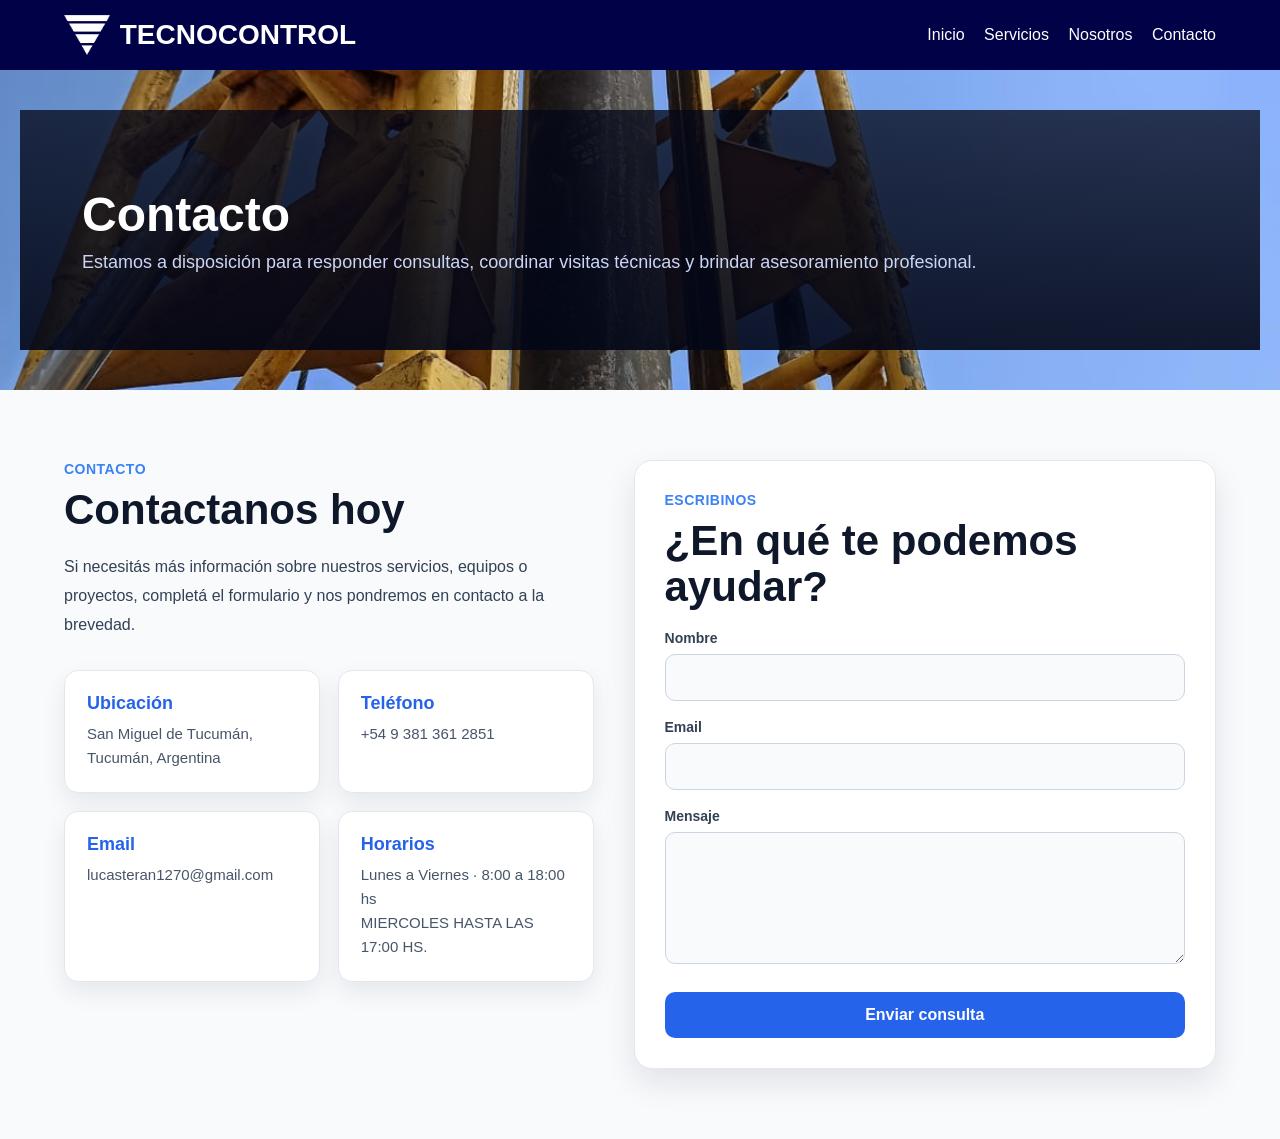
<file: WEB PRUEBA NUMERO 1/contacto.html>
<!DOCTYPE html>
<html lang="es">
<head>
    <meta charset="UTF-8">
    <title>Contacto | TECNOCONTROL</title>
    <meta name="viewport" content="width=device-width, initial-scale=1.0">
    <link rel="stylesheet" href="css/estilos.css">
</head>

<body>

<header>
    <div class="contenedor">
        <div class="logo">
    <img src="img/logo tecno blanco.png" alt="Tecnocontrol">
    <span>TECNOCONTROL</span>
</div>

        <nav>
            <a href="index.html">Inicio</a>
            <a href="servicios.html">Servicios</a>
            <a href="nosotros.html">Nosotros</a>
            <a href="contacto.html">Contacto</a>
        </nav>
    </div>
</header>

<!-- PORTADA -->
<section class="hero-interno hero-contacto">
    <div class="overlay-interno">
        <div class="contenedor">
            <h2>Contacto</h2>
            <p>Estamos a disposición para responder consultas, coordinar visitas 
                técnicas y brindar asesoramiento profesional.</p>
        </div>
    </div>
</section>

<!-- CONTENIDO CONTACTO -->
<section class="contacto-seccion">
    <div class="contenedor contacto-grid">

        <!-- COLUMNA IZQUIERDA -->
        <div class="contacto-info">
            <span class="contacto-etiqueta">Contacto</span>
            <h3>Contactanos hoy</h3>
            <p>
                Si necesitás más información sobre nuestros servicios, equipos o proyectos,
                completá el formulario y nos pondremos en contacto a la brevedad.
            </p>

            <div class="contacto-cards">
                <div class="contacto-card">
                    <h4>Ubicación</h4>
                    <p>San Miguel de Tucumán, Tucumán, Argentina</p>
                </div>

                <div class="contacto-card">
                    <h4>Teléfono</h4>
                    <p>+54 9 381 361 2851</p>
                </div>

                <div class="contacto-card">
                    <h4>Email</h4>
                    <p>lucasteran1270@gmail.com</p>
                </div>

                <div class="contacto-card">
                    <h4>Horarios</h4>
                    <p>Lunes a Viernes · 8:00 a 18:00 hs</p>
                    <p>MIERCOLES HASTA LAS 17:00 HS.
                </div>
            </div>
        </div>

        <!-- COLUMNA DERECHA -->
        <div class="contacto-formulario-box">
            <span class="contacto-etiqueta">Escribinos</span>
            <h3>¿En qué te podemos ayudar?</h3>

            <form name="contacto" method="POST" data-netlify="true" action="/gracias.html" class="formulario-contacto">
                <input type="hidden" name="form-name" value="contacto">

                <div class="campo-formulario">
                    <label for="nombre">Nombre</label>
                    <input type="text" id="nombre" name="nombre" required>
                </div>

                <div class="campo-formulario">
                    <label for="email">Email</label>
                    <input type="email" id="email" name="email" required>
                </div>

                <div class="campo-formulario">
                    <label for="mensaje">Mensaje</label>
                    <textarea id="mensaje" name="mensaje" rows="6" required></textarea>
                </div>

                <button type="submit" class="btn btn-formulario">Enviar consulta</button>
            </form>
        </div>

    </div>
</section>

</body>
</html>
</file>
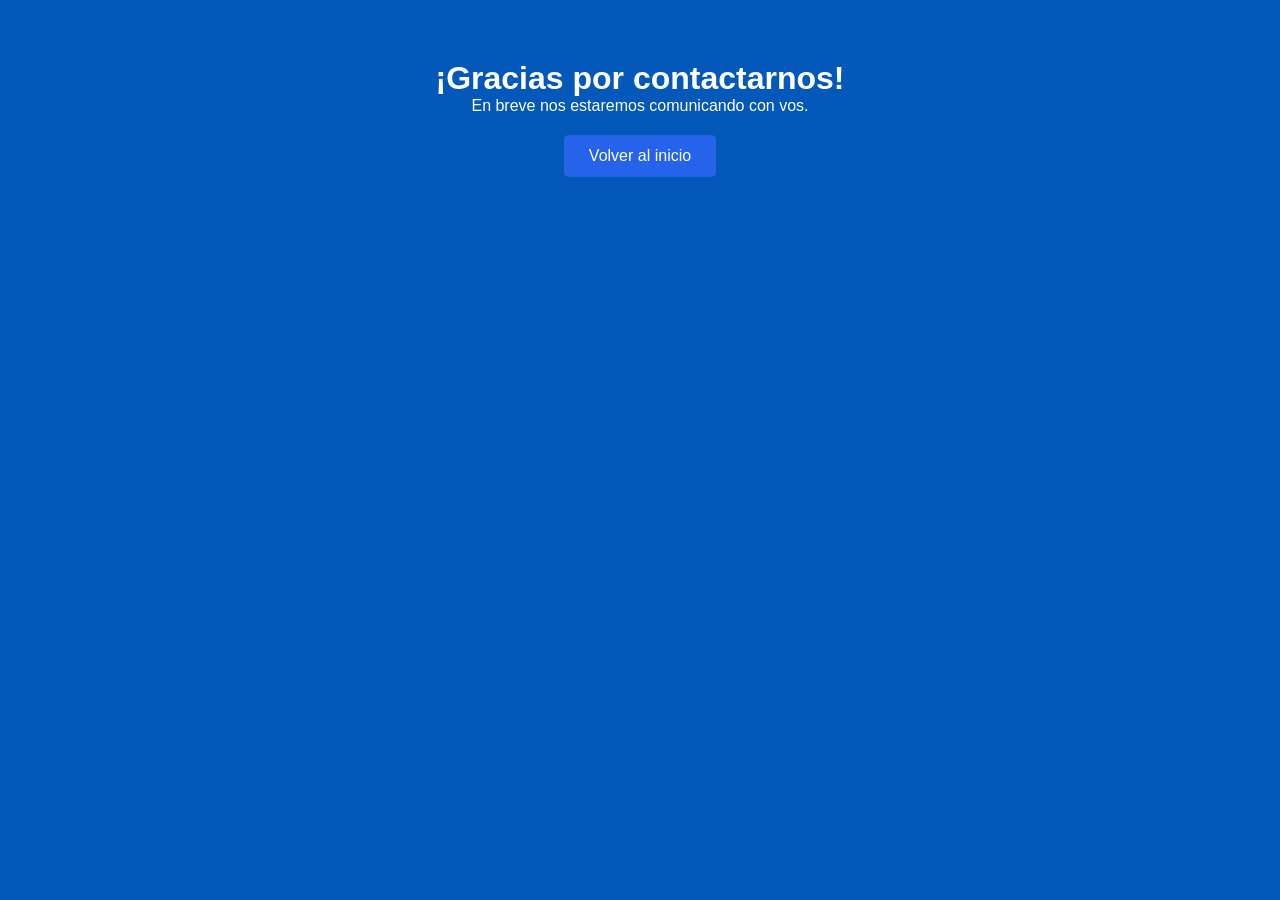
<file: WEB PRUEBA NUMERO 1/gracias.html>
<!DOCTYPE html>
<html lang="es">
<head>
    <meta charset="UTF-8">
    <title>Gracias | Tecnocontrol</title>

    <meta name="viewport" content="width=device-width, initial-scale=1.0">
    <link rel="stylesheet" href="css/estilos.css">
</head>

<body style="text-align:center; padding:60px;">

    <h1>¡Gracias por contactarnos!</h1>
    <p>En breve nos estaremos comunicando con vos.</p>

    <a href="index.html" class="btn">Volver al inicio</a>

</body>
</html>
</file>
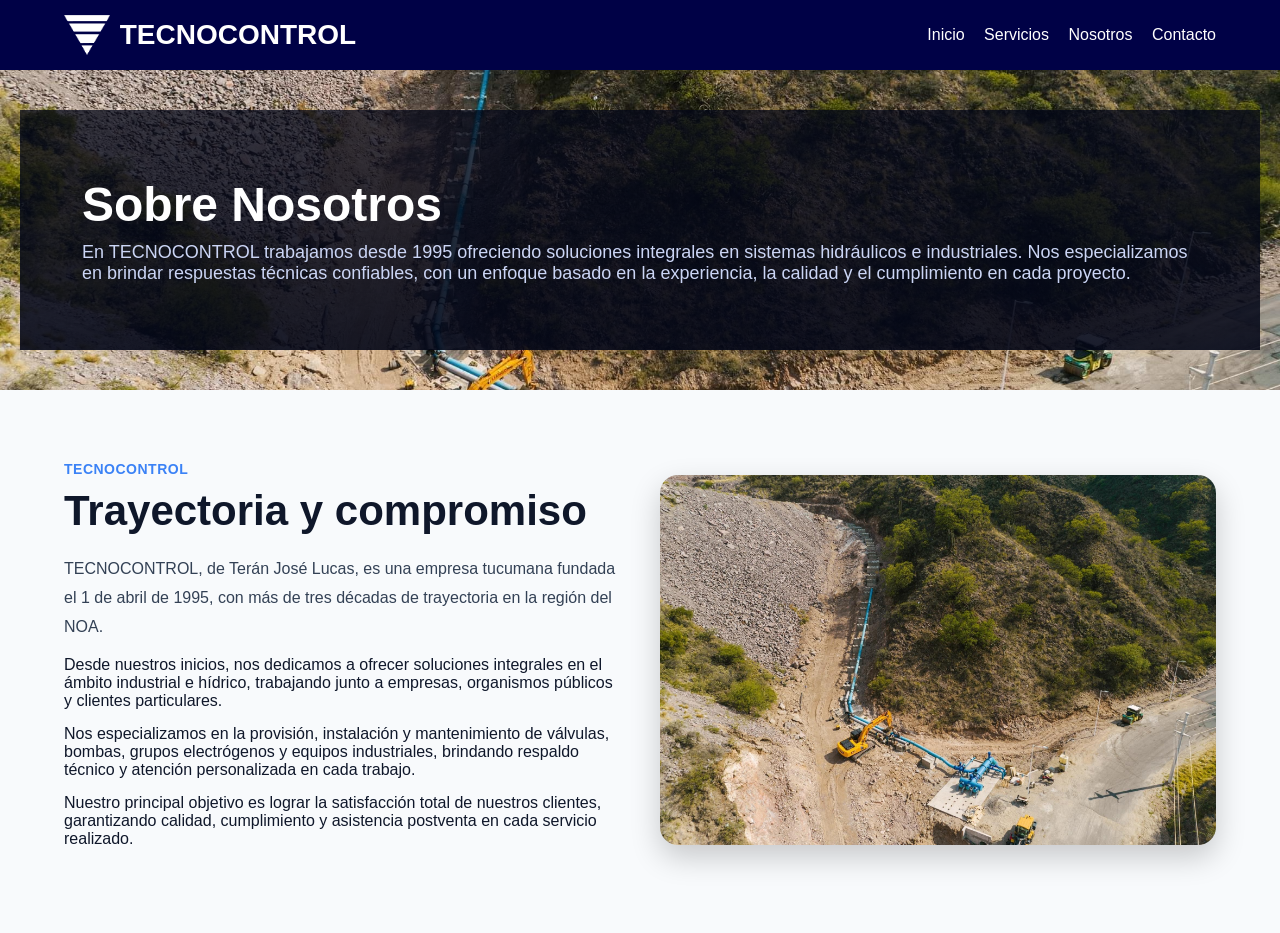
<file: WEB PRUEBA NUMERO 1/nosotros.html>
<!DOCTYPE html>
<html lang="es">
<head>
    <meta charset="UTF-8">
    <title>Nosotros | Tecnocontrol</title>
    <meta name="viewport" content="width=device-width, initial-scale=1.0">
    <link rel="stylesheet" href="css/estilos.css">
</head>

<body>

<header>
    <div class="contenedor">
        <div class="logo">
    <img src="img/logo tecno blanco.png" alt="Tecnocontrol">
    <span>TECNOCONTROL</span>
</div>

        <nav>
            <a href="index.html">Inicio</a>
            <a href="servicios.html">Servicios</a>
            <a href="nosotros.html">Nosotros</a>
            <a href="contacto.html">Contacto</a>
        </nav>
    </div>
</header>

<!-- PORTADA -->
<section class="hero-interno hero-nosotros">
    <div class="overlay-interno">
        <div class="contenedor">
            <h2>Sobre Nosotros</h2>
            <p>En TECNOCONTROL trabajamos desde 1995 ofreciendo soluciones integrales en sistemas hidráulicos e industriales.
Nos especializamos en brindar respuestas técnicas confiables, con un enfoque basado en la experiencia, la calidad y el cumplimiento en cada proyecto.</p>
        </div>
    </div>
</section>

<!-- CONTENIDO -->
<section class="nosotros-seccion">
    <div class="contenedor nosotros-grid">

        <!-- TEXTO -->
        <div class="nosotros-texto">
            <span class="contacto-etiqueta">Tecnocontrol</span>

            <h3>Trayectoria y compromiso</h3>

            <p>
                TECNOCONTROL, de Terán José Lucas, es una empresa tucumana fundada el 1 de abril de 1995, con más de tres décadas de trayectoria en la región del NOA.
<p></p>
Desde nuestros inicios, nos dedicamos a ofrecer soluciones integrales en el ámbito industrial e hídrico, trabajando junto a empresas, organismos públicos y clientes particulares.
<p></p>
Nos especializamos en la provisión, instalación y mantenimiento de válvulas, bombas, grupos electrógenos y equipos industriales, brindando respaldo técnico y atención personalizada en cada trabajo.
<p></p>
Nuestro principal objetivo es lograr la satisfacción total de nuestros clientes, garantizando calidad, cumplimiento y asistencia postventa en cada servicio realizado.
    
            </p>
        </div>

        <!-- IMAGEN -->
        <div class="nosotros-imagen">
            <img src="img/obra1.jpg.jpeg" alt="Tecnocontrol">
        </div>

    </div>
</section>

</body>
</html>
</file>
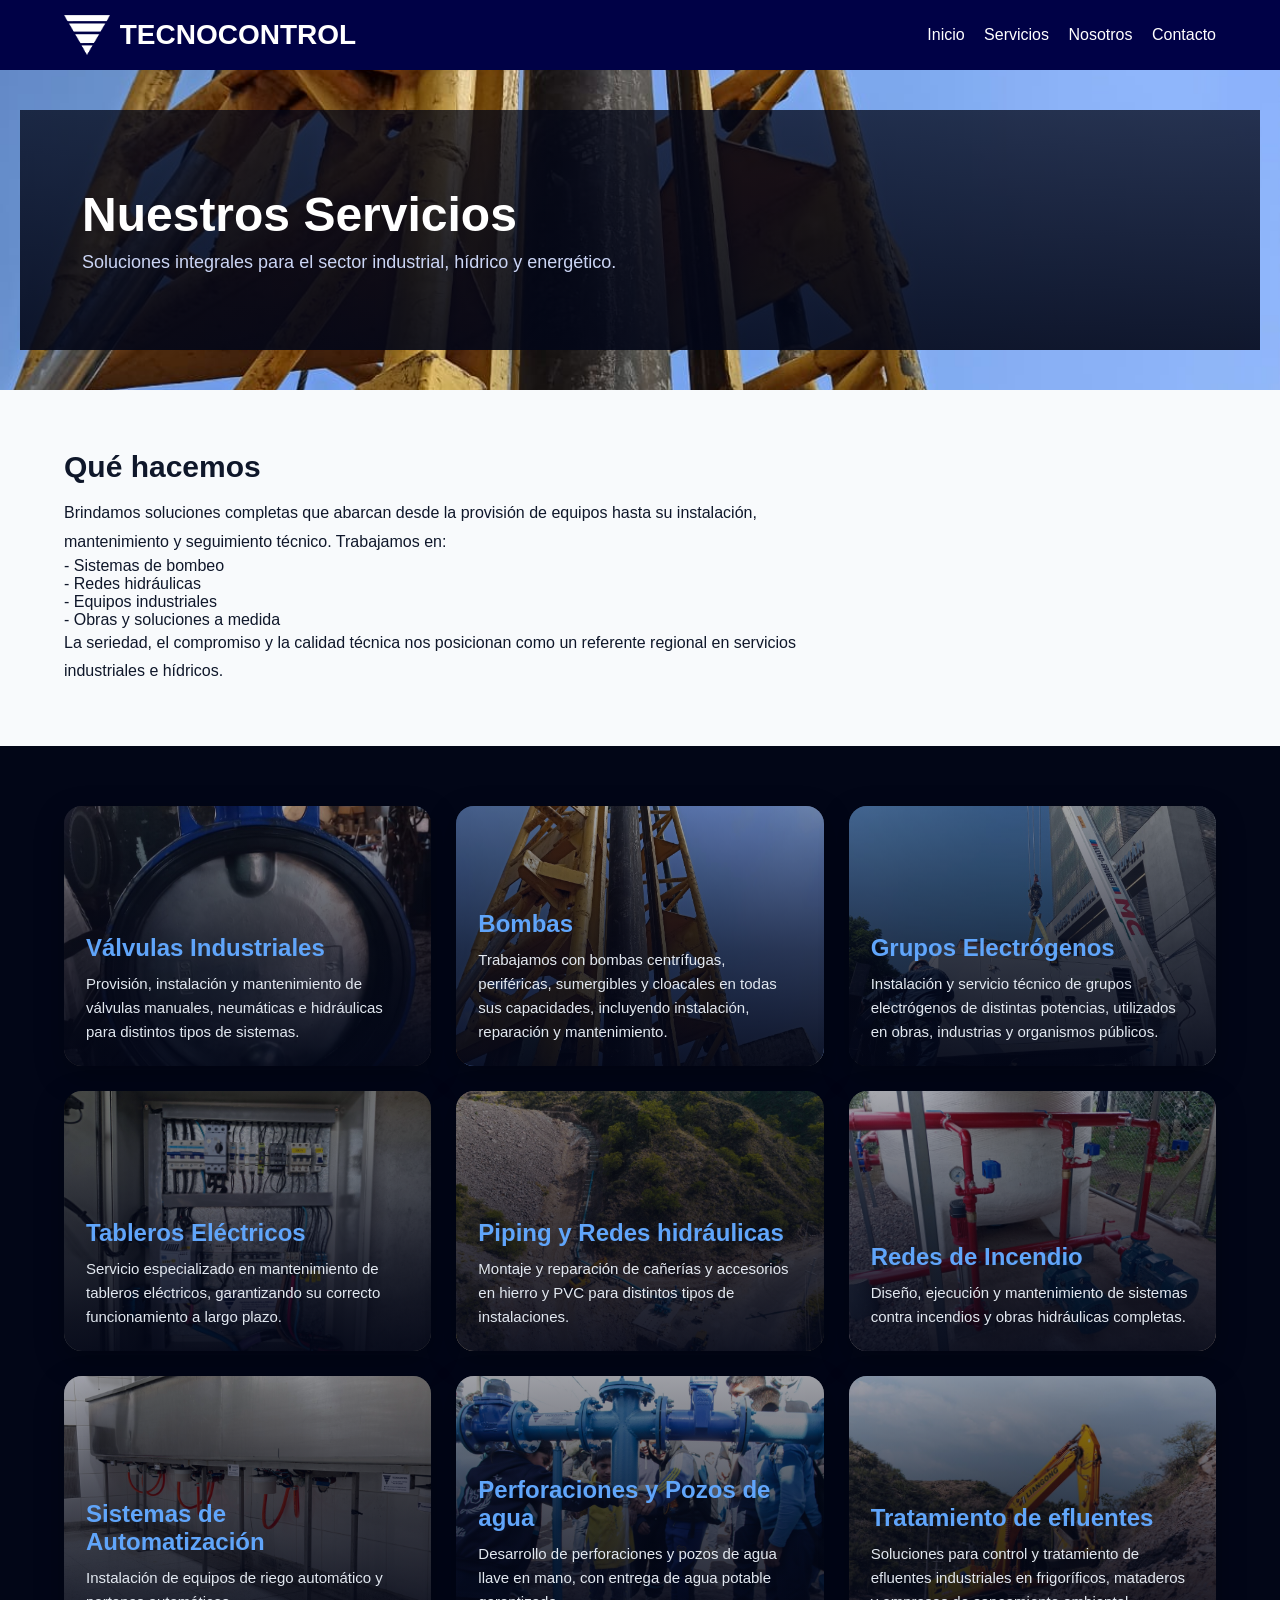
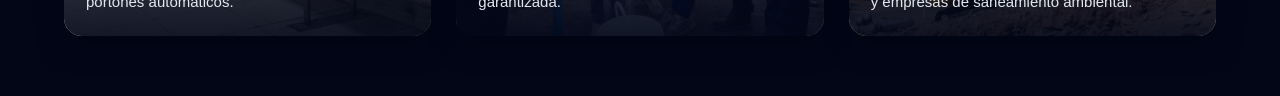
<file: WEB PRUEBA NUMERO 1/servicios.html>
<!DOCTYPE html>
<html lang="es">
<head>
    <meta charset="UTF-8">
    <title>Servicios | TECNOCONTROL</title>

    <meta name="viewport" content="width=device-width, initial-scale=1.0">
    <link rel="stylesheet" href="css/estilos.css">
</head>

<body>

<header>
    <div class="contenedor">
        <div class="logo">
    <img src="img/logo tecno blanco.png" alt="Tecnocontrol">
    <span>TECNOCONTROL</span>
</div>

        <nav>
            <a href="index.html">Inicio</a>
            <a href="servicios.html">Servicios</a>
            <a href="nosotros.html">Nosotros</a>
            <a href="contacto.html">Contacto</a>
        </nav>
    </div>
</header>

<!-- PORTADA -->
<section class="hero-interno">
    <div class="overlay-interno">
        <div class="contenedor">
            <h2>Nuestros Servicios</h2>
            <p>Soluciones integrales para el sector industrial, hídrico y energético.</p>
        </div>
    </div>
</section>

<!-- INTRO -->
<section class="intro-servicios">
    <div class="contenedor">
        <h3>Qué hacemos</h3>
        <p>
           Brindamos soluciones completas que abarcan desde la provisión de equipos hasta su instalación, mantenimiento y seguimiento técnico.

Trabajamos en:
</p>
- Sistemas de bombeo
</p>
- Redes hidráulicas
</p>
- Equipos industriales
</p>
- Obras y soluciones a medida
</p>
<p></p>
<p>La seriedad, el compromiso y la calidad 
técnica nos posicionan como un referente regional en servicios industriales e hídricos.
        </p>
    </div>
</section>

<!-- SERVICIOS EN BLOQUES -->
<section class="bloques-servicios">
    <div class="contenedor">

       <div class="grid-servicios">

    <div class="bloque bloque-valvulas">
        <div class="contenido-bloque">
            <h4>Válvulas Industriales</h4>
            <p>Provisión, instalación y mantenimiento de válvulas manuales, neumáticas e hidráulicas para distintos tipos de sistemas.</p>
        </div>
    </div>

    <div class="bloque bloque-bombas">
        <div class="contenido-bloque">
            <h4>Bombas</h4>
            <p>Trabajamos con bombas centrífugas, periféricas, sumergibles y cloacales en todas sus capacidades, 
                incluyendo instalación, reparación y mantenimiento.</p>
        </div>
    </div>

    <div class="bloque bloque-generadores">
        <div class="contenido-bloque">
            <h4>Grupos Electrógenos</h4>
            <p>Instalación y servicio técnico de grupos electrógenos de distintas potencias, 
                utilizados en obras, industrias y organismos públicos.</p>
        </div>
    </div>

    <div class="bloque bloque-mantenimiento">
        <div class="contenido-bloque">
            <h4>Tableros Eléctricos</h4>
            <p>Servicio especializado en mantenimiento de tableros eléctricos, 
                garantizando su correcto funcionamiento a largo plazo.</p>
        </div>
    </div>

    <div class="bloque bloque-piping">
        <div class="contenido-bloque">
            <h4>Piping y Redes hidráulicas</h4>
            <p>Montaje y reparación de cañerías y accesorios en hierro y 
                PVC para distintos tipos de instalaciones.</p>
        </div>
    </div>

    <div class="bloque bloque-incendio">
        <div class="contenido-bloque">
            <h4>Redes de Incendio</h4>
            <p>Diseño, ejecución y mantenimiento de sistemas contra 
                incendios y obras hidráulicas completas.</p>
        </div>
    </div>

    <div class="bloque bloque-riego">
        <div class="contenido-bloque">
            <h4>Sistemas de Automatización</h4>
            <p>Instalación de equipos de riego automático
                y portones automáticos.</p>
        </div>
    </div>

    <div class="bloque bloque-perforaciones">
        <div class="contenido-bloque">
            <h4>Perforaciones y Pozos de agua</h4>
            <p>Desarrollo de perforaciones y pozos de agua llave en 
            mano, con entrega de agua potable garantizada.</p>
        </div>
    </div>

    <div class="bloque bloque-plantas">
        <div class="contenido-bloque">
            <h4>Tratamiento de efluentes</h4>
            <p>Soluciones para control y tratamiento de efluentes industriales en frigoríficos, 
                mataderos y empresas de saneamiento ambiental.</p>
        </div>
    </div>

</div>
</section>

</body>
</html>
</file>
<file: WEB PRUEBA NUMERO 1/css/estilos.css>
/* ================= RESET ================= */
* {
    margin: 0;
    padding: 0;
    box-sizing: border-box;
}

/* ================= GENERALES ================= */
html {
    scroll-behavior: smooth;
}

body {
    margin: 0;
    background: rgb(4, 88, 185);
    color: white;
    font-family: Arial, sans-serif;
}

/* ================= CONTENEDOR ================= */
.contenedor {
    width: 90%;
    max-width: 1200px;
    margin: auto;
}

/* ================= HEADER ================= */
header {
    background: #000146;
    padding: 15px 0;
}

header .contenedor {
    display: flex;
    justify-content: space-between;
    align-items: center;
}

header h1 {
    margin: 0;
}

nav a {
    color: white;
    margin-left: 15px;
    text-decoration: none;
    transition: 0.3s;
}

nav a:hover {
    color: #cbd5f5;
}

/* ================= HERO / CARRUSEL ================= */
.hero {
    width: 100%;
    height: 80vh;
    position: relative;
    overflow: hidden;
}

.hero .slider {
    width: 100%;
    height: 100%;
}

.slide {
    position: absolute;
    top: 0;
    left: 0;
    width: 100%;
    height: 100%;
    opacity: 0;
    transition: opacity 1s ease;
}

.slide.active {
    opacity: 1;
}

.slide img {
    width: 100%;
    height: 100%;
    object-fit: cover;
}

.overlay {
    position: absolute;
    inset: 0;
    background: linear-gradient(rgba(2, 6, 23, 0.7), rgba(2, 6, 23, 0.9));
    display: flex;
    flex-direction: column;
    justify-content: center;
    align-items: center;
    text-align: center;
    padding: 20px;
}

.overlay h2 {
    font-size: 40px;
}

.overlay p {
    margin-top: 10px;
    font-size: 18px;
}

/* ================= BOTÓN ================= */
.btn {
    display: inline-block;
    margin-top: 20px;
    padding: 12px 25px;
    background: #2563eb;
    color: white;
    text-decoration: none;
    border-radius: 5px;
    transition: 0.3s;
    border: none;
    cursor: pointer;
}

.btn:hover {
    background: #1d4ed8;
}

/* ================= SERVICIOS HOME ================= */
.servicios {
    padding: 60px 0;
    text-align: center;
}

.servicios h2 {
    margin-bottom: 30px;
}

.cards {
    display: flex;
    justify-content: center;
    gap: 20px;
    flex-wrap: wrap;
}

.card {
    background: #4c5a99;
    padding: 25px;
    width: 250px;
    border-radius: 10px;
    transition: 0.3s;
}

.card:hover {
    transform: translateY(-10px);
    background: #284484;
}

.card h3 {
    margin-bottom: 10px;
}

.card p {
    font-size: 14px;
    color: #cbd5f5;
}

/* ================= SECCIONES GENERALES ================= */
section {
    padding: 40px 20px;
    margin: 0;
}

footer {
    text-align: center;
    padding: 20px;
    background: #000146;
}

/* ================= WHATSAPP ================= */
.whatsapp {
    position: fixed;
    bottom: 20px;
    right: 20px;
    background: #25d366;
    color: white;
    font-size: 24px;
    padding: 15px;
    border-radius: 50%;
    text-decoration: none;
    box-shadow: 0 5px 15px rgba(0, 0, 0, 0.3);
    transition: 0.3s;
    z-index: 1000;
}

.whatsapp:hover {
    transform: scale(1.1);
}

/* ================= PÁGINA SERVICIOS ================= */
.hero-interno {
    height: 320px;
    background: url('../img/slide2.jpg.jpg') center/cover no-repeat;
    position: relative;
}

.overlay-interno {
    width: 100%;
    height: 100%;
    background: linear-gradient(rgba(2, 6, 23, 0.75), rgba(2, 6, 23, 0.9));
    display: flex;
    align-items: center;
}

.hero-interno h2 {
    font-size: 48px;
    color: white;
    margin-bottom: 10px;
}

.hero-interno p {
    color: #cbd5f5;
    font-size: 18px;
}

/* INTRO */
.intro-servicios {
    padding: 60px 0;
    background: #f8fafc;
    color: #0f172a;
}

.intro-servicios h3 {
    font-size: 30px;
    margin-bottom: 15px;
}

.intro-servicios p {
    max-width: 800px;
    line-height: 1.8;
}

/* GRID SERVICIOS */
.bloques-servicios {
    padding: 60px 0;
    background: #020617;
}

.grid-servicios {
    display: grid;
    grid-template-columns: repeat(3, 1fr);
    gap: 25px;
}

/* BLOQUES VISUALES */
.bloque {
    position: relative;
    min-height: 260px;
    border-radius: 18px;
    overflow: hidden;
    display: flex;
    align-items: flex-end;
    background-size: cover;
    background-position: center;
    transition: transform 0.3s ease, box-shadow 0.3s ease;
    box-shadow: 0 10px 30px rgba(0, 0, 0, 0.25);
}

.bloque::before {
    content: "";
    position: absolute;
    inset: 0;
    background: linear-gradient(
        to top,
        rgba(2, 6, 23, 0.92) 0%,
        rgba(2, 6, 23, 0.72) 45%,
        rgba(2, 6, 23, 0.35) 100%
    );
}

.bloque:hover {
    transform: translateY(-8px) scale(1.01);
    box-shadow: 0 18px 40px rgba(0, 0, 0, 0.35);
}

.contenido-bloque {
    position: relative;
    z-index: 2;
    width: 100%;
    padding: 22px;
}

.bloque h4 {
    margin-bottom: 10px;
    color: #60a5fa;
    font-size: 24px;
}

.bloque p {
    font-size: 15px;
    line-height: 1.6;
    color: #e2e8f0;
}

/* IMÁGENES POR SERVICIO
   Cambialas cuando quieras por fotos reales tuyas */
.bloque-valvulas {
    background-image: url('../img/mariposa.jpeg');
}

.bloque-bombas {
    background-image: url('../img/slide2.jpg.jpg');
}

.bloque-generadores {
    background-image: url('../img/grupoelect.jpg');
}

.bloque-mantenimiento {
    background-image: url('../img/tableroelectrico1.jpeg');
}

.bloque-piping {
    background-image: url('../img/obra1.jpg.jpeg');
}

.bloque-incendio {
    background-image: url('../img/reddeincendio2.jpeg');
}

.bloque-riego {
    background-image: url('../img/automatizacion.jpg');
}

.bloque-perforaciones {
    background-image: url('../img/tecno1.jpg');
}

.bloque-plantas {
    background-image: url('../img/trabajocatamarca4.jpeg');
}

.bloque-efluentes {
    background-image: url('../img/slide2.jpg.jpg');
}

/* ================= RESPONSIVE GENERAL ================= */
@media (max-width: 768px) {
    header {
        padding: 12px 0;
    }

    header .contenedor {
        flex-direction: column;
        text-align: center;
        gap: 12px;
    }

    header h1 {
        font-size: 28px;
    }

    nav {
        display: flex;
        flex-wrap: wrap;
        justify-content: center;
        gap: 10px 18px;
        margin-top: 10px;
    }

    nav a {
        margin-left: 0;
        display: block;
        font-size: 16px;
    }

    .overlay h2 {
        font-size: 26px;
    }

    .overlay p {
        font-size: 14px;
    }

    .cards {
        flex-direction: column;
        align-items: center;
    }

    .card {
        width: 90%;
    }
}

/* ================= RESPONSIVE SERVICIOS ================= */
@media (max-width: 992px) {
    .grid-servicios {
        grid-template-columns: repeat(2, 1fr);
    }

    .hero-interno h2 {
        font-size: 38px;
    }
}

@media (max-width: 768px) {
    .hero-interno {
        height: 260px;
    }

    .overlay-interno {
        text-align: center;
    }

    .hero-interno h2 {
        font-size: 30px;
        margin-bottom: 10px;
    }

    .hero-interno p {
        font-size: 16px;
        line-height: 1.5;
    }

    .intro-servicios {
        padding: 45px 0;
    }

    .intro-servicios h3 {
        font-size: 24px;
        text-align: center;
    }

    .intro-servicios p {
        font-size: 16px;
        line-height: 1.7;
        text-align: center;
    }

    .bloques-servicios {
        padding: 45px 0;
    }

    .grid-servicios {
        grid-template-columns: 1fr;
        gap: 18px;
    }

    .bloque {
        aspect-ratio: 1 / 1;
        min-height: unset;
        border-radius: 16px;
    }

    .contenido-bloque {
        padding: 18px;
    }

    .bloque h4 {
        font-size: 22px;
    }

    .bloque p {
        font-size: 14px;
        line-height: 1.5;
    }
}

@media (max-width: 480px) {
    header h1 {
        font-size: 24px;
    }

    nav {
        gap: 8px 14px;
    }

    nav a {
        font-size: 15px;
    }

    .hero-interno {
        height: 220px;
    }

    .hero-interno h2 {
        font-size: 26px;
    }

    .hero-interno p {
        font-size: 14px;
    }

    .intro-servicios h3 {
        font-size: 22px;
    }

    .intro-servicios p {
        font-size: 15px;
    }

    .bloque {
        border-radius: 12px;
    }

    .bloque h4 {
        font-size: 18px;
    }

    .bloque p {
        font-size: 14px;
    }
}/* ================= CONTACTO PRO ================= */

.hero-contacto {
    background: url('../img/slide2.jpg.jpg') center/cover no-repeat;
}

.contacto-seccion {
    padding: 70px 0;
    background: #f8fafc;
    color: #0f172a;
}

.contacto-grid {
    display: grid;
    grid-template-columns: 1fr 1.1fr;
    gap: 40px;
    align-items: start;
}

.contacto-etiqueta {
    display: inline-block;
    margin-bottom: 10px;
    color: #3b82f6;
    font-size: 14px;
    font-weight: bold;
    text-transform: uppercase;
    letter-spacing: 0.5px;
}

.contacto-info h3,
.contacto-formulario-box h3 {
    font-size: 42px;
    line-height: 1.1;
    margin-bottom: 20px;
    color: #0f172a;
}

.contacto-info p {
    color: #334155;
    line-height: 1.8;
    margin-bottom: 30px;
    max-width: 550px;
}

.contacto-cards {
    display: grid;
    grid-template-columns: repeat(2, 1fr);
    gap: 18px;
}

.contacto-card {
    background: white;
    padding: 22px;
    border-radius: 14px;
    box-shadow: 0 10px 24px rgba(15, 23, 42, 0.08);
    border: 1px solid #e2e8f0;
}

.contacto-card h4 {
    margin-bottom: 8px;
    color: #2563eb;
    font-size: 18px;
}

.contacto-card p {
    margin: 0;
    color: #475569;
    line-height: 1.6;
    font-size: 15px;
}

.contacto-formulario-box {
    background: white;
    padding: 30px;
    border-radius: 18px;
    box-shadow: 0 14px 32px rgba(15, 23, 42, 0.1);
    border: 1px solid #e2e8f0;
}

.formulario-contacto {
    display: flex;
    flex-direction: column;
    gap: 18px;
}

.campo-formulario {
    display: flex;
    flex-direction: column;
    gap: 8px;
}

.campo-formulario label {
    font-size: 14px;
    font-weight: 600;
    color: #334155;
}

.campo-formulario input,
.campo-formulario textarea {
    width: 100%;
    padding: 14px 16px;
    border: 1px solid #cbd5e1;
    border-radius: 10px;
    font-size: 15px;
    font-family: Arial, sans-serif;
    background: #f8fafc;
    color: #0f172a;
    outline: none;
    transition: border-color 0.3s, box-shadow 0.3s;
}

.campo-formulario input:focus,
.campo-formulario textarea:focus {
    border-color: #2563eb;
    box-shadow: 0 0 0 3px rgba(37, 99, 235, 0.15);
}

.btn-formulario {
    width: 100%;
    margin-top: 10px;
    padding: 14px 20px;
    border-radius: 10px;
    font-size: 16px;
    font-weight: 600;
}

/* ================= RESPONSIVE CONTACTO ================= */
@media (max-width: 992px) {
    .contacto-grid {
        grid-template-columns: 1fr;
    }

    .contacto-info h3,
    .contacto-formulario-box h3 {
        font-size: 34px;
    }
}

@media (max-width: 768px) {
    .contacto-seccion {
        padding: 50px 0;
    }

    .contacto-info h3,
    .contacto-formulario-box h3 {
        font-size: 28px;
        text-align: center;
    }

    .contacto-info p {
        text-align: center;
        max-width: 100%;
    }

    .contacto-cards {
        grid-template-columns: 1fr;
    }

    .contacto-formulario-box {
        padding: 22px;
    }

    .contacto-etiqueta {
        display: block;
        text-align: center;
    }
}

@media (max-width: 480px) {
    .contacto-info h3,
    .contacto-formulario-box h3 {
        font-size: 24px;
    }

    .contacto-card {
        padding: 18px;
    }

    .campo-formulario input,
    .campo-formulario textarea {
        padding: 12px 14px;
        font-size: 14px;
    }

    .btn-formulario {
        font-size: 15px;
        padding: 13px 18px;
    }
}/* ================= NOSOTROS ================= */

.hero-nosotros {
    background: url('../img/obra1.jpg.jpeg') center/cover no-repeat;
}

.nosotros-seccion {
    padding: 70px 0;
    background: #f8fafc;
    color: #0f172a;
}

.nosotros-grid {
    display: grid;
    grid-template-columns: 1fr 1fr;
    gap: 40px;
    align-items: center;
}

.nosotros-texto h3 {
    font-size: 42px;
    margin-bottom: 20px;
}

.nosotros-texto p {
    margin-bottom: 15px;
    line-height: 1.8;
    color: #334155;
}

.nosotros-imagen img {
    width: 100%;
    border-radius: 18px;
    box-shadow: 0 12px 30px rgba(0,0,0,0.2);
}

/* RESPONSIVE */
@media (max-width: 992px) {
    .nosotros-grid {
        grid-template-columns: 1fr;
    }

    .nosotros-texto h3 {
        font-size: 34px;
    }
}

@media (max-width: 768px) {
    .nosotros-texto {
        text-align: center;
    }

    .nosotros-texto h3 {
        font-size: 28px;
    }
}/* ================= HOME NUEVA ================= */

.hero-home {
    height: 78vh;
    background: url('../img/obra1.jpg.jpeg') center/cover no-repeat;
    position: relative;
}

.overlay-home {
    width: 100%;
    height: 100%;
    background: linear-gradient(rgba(2, 6, 23, 0.55), rgba(2, 6, 23, 0.82));
    display: flex;
    align-items: center;
}

.hero-home-contenido {
    color: white;
    text-align: left;
}

.hero-home h2 {
    max-width: 750px;
    font-size: 58px;
    line-height: 1.1;
    margin-bottom: 18px;
}

.hero-home p {
    max-width: 700px;
    font-size: 20px;
    line-height: 1.7;
    color: #dbeafe;
}

.hero-botones {
    margin-top: 28px;
    display: flex;
    gap: 15px;
    flex-wrap: wrap;
}

.btn-secundario {
    background: transparent;
    border: 1px solid white;
}

.btn-secundario:hover {
    background: rgba(255, 255, 255, 0.12);
}

/* BLOQUES DESTACADOS */
.home-destacados {
    padding: 30px 0 60px;
    background: #f8fafc;
}

.grid-destacados {
    display: grid;
    grid-template-columns: 2fr 1fr 1fr;
    grid-template-rows: 220px 220px;
    gap: 18px;
}

.destacado {
    position: relative;
    overflow: hidden;
    border-radius: 16px;
    background-size: cover;
    background-position: center;
    min-height: 220px;
}

.destacado-overlay {
    position: absolute;
    inset: 0;
    background: linear-gradient(rgba(2, 6, 23, 0.35), rgba(2, 6, 23, 0.82));
    display: flex;
    flex-direction: column;
    justify-content: flex-end;
    padding: 24px;
}

.destacado-overlay h3 {
    color: white;
    font-size: 34px;
    line-height: 1.1;
    margin-bottom: 10px;
}

.destacado-overlay p {
    color: #dbeafe;
    line-height: 1.6;
    margin-bottom: 10px;
    max-width: 480px;
}

.destacado-overlay a {
    color: white;
    font-weight: bold;
    text-decoration: none;
}

.destacado-grande {
    grid-column: 1 / 2;
    grid-row: 1 / 3;
    background-image: url('../img/obra1.jpg.jpeg');
}

.destacado-uno {
    grid-column: 2 / 4;
    grid-row: 1 / 2;
    background-image: url('../img/slide2.jpg.jpg');
}

.destacado-dos {
    grid-column: 2 / 3;
    grid-row: 2 / 3;
    background-image: url('../img/slide3.jpg.jpg');
}

.destacado-tres {
    grid-column: 3 / 4;
    grid-row: 2 / 3;
    background-image: url('../img/slide2.jpg.jpg');
}

/* NOSOTROS RESUMEN */
.home-nosotros {
    padding: 70px 0;
    background: #ffffff;
    color: #0f172a;
}

.home-nosotros-grid {
    display: grid;
    grid-template-columns: 1.1fr 1fr;
    gap: 40px;
    align-items: center;
}

.home-nosotros-texto h2 {
    font-size: 42px;
    margin-bottom: 20px;
}

.home-nosotros-texto p {
    color: #334155;
    line-height: 1.8;
    margin-bottom: 20px;
    max-width: 650px;
}

.home-nosotros-imagen img {
    width: 100%;
    border-radius: 18px;
    box-shadow: 0 12px 30px rgba(0, 0, 0, 0.18);
}

/* ================= RESPONSIVE HOME ================= */
@media (max-width: 992px) {
    .hero-home h2 {
        font-size: 44px;
    }

    .hero-home p {
        font-size: 18px;
    }

    .grid-destacados {
        grid-template-columns: 1fr 1fr;
        grid-template-rows: auto;
    }

    .destacado-grande,
    .destacado-uno,
    .destacado-dos,
    .destacado-tres {
        grid-column: auto;
        grid-row: auto;
    }

    .destacado-overlay h3 {
        font-size: 28px;
    }

    .home-nosotros-grid {
        grid-template-columns: 1fr;
    }

    .home-nosotros-texto h2 {
        font-size: 34px;
    }
}

@media (max-width: 768px) {
    .hero-home {
        height: auto;
        min-height: 72vh;
    }

    .hero-home-contenido {
        text-align: center;
        padding: 50px 0;
    }

    .hero-home h2 {
        font-size: 34px;
        max-width: 100%;
    }

    .hero-home p {
        font-size: 16px;
        max-width: 100%;
    }

    .hero-botones {
        justify-content: center;
    }

    .grid-destacados {
        grid-template-columns: 1fr;
    }

    .destacado {
        min-height: 220px;
    }

    .destacado-overlay h3 {
        font-size: 24px;
    }

    .destacado-overlay p {
        font-size: 15px;
    }

    .home-nosotros {
        padding: 50px 0;
    }

    .home-nosotros-texto {
        text-align: center;
    }

    .home-nosotros-texto h2 {
        font-size: 28px;
    }
}

@media (max-width: 480px) {
    .hero-home h2 {
        font-size: 28px;
    }

    .hero-home p {
        font-size: 15px;
    }

    .destacado {
        min-height: 200px;
    }

    .destacado-overlay {
        padding: 18px;
    }

    .destacado-overlay h3 {
        font-size: 21px;
    }

    .home-nosotros-texto h2 {
        font-size: 24px;
    }
}/* LOGO */
.logo {
    display: flex;
    align-items: center;
    gap: 10px;
}

.logo img {
    height: 40px;
    width: auto;
}

.logo span {
    font-size: 28px;
    font-weight: bold;
    color: white;
}@media (max-width: 768px) {
    .logo img {
        height: 30px;
    }

    .logo span {
        font-size: 22px;
    }
}
</file>
